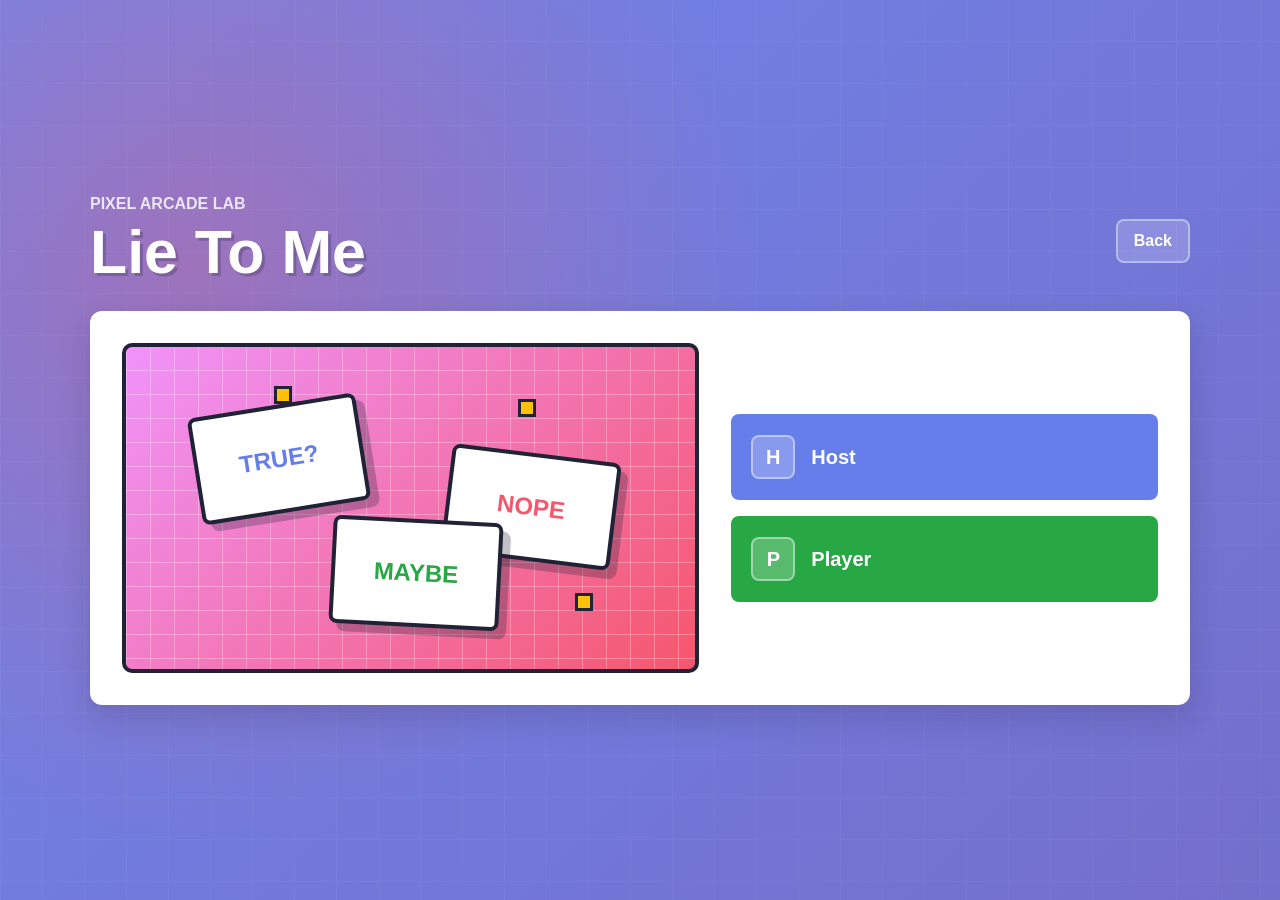
<file: games/lietome/index.html>
<!DOCTYPE html>
<html lang="en">
<head>
    <meta charset="UTF-8">
    <meta name="viewport" content="width=device-width, initial-scale=1.0">
    <title>Lie To Me</title>
    <link rel="stylesheet" href="styles.css">
</head>
<body class="home-page">
    <main class="home-shell">
        <header class="top-bar">
            <div>
                <p class="eyebrow">Pixel Arcade Lab</p>
                <h1>Lie To Me</h1>
            </div>
            <button class="ghost-button" onclick="goBack()">Back</button>
        </header>

        <section class="hero-panel">
            <div class="pixel-stage" aria-hidden="true">
                <div class="truth-card card-a">TRUE?</div>
                <div class="truth-card card-b">NOPE</div>
                <div class="truth-card card-c">MAYBE</div>
                <div class="spark spark-one"></div>
                <div class="spark spark-two"></div>
                <div class="spark spark-three"></div>
            </div>
            <div class="role-grid">
                <a href="host.html" class="role-button host-role">
                    <span class="role-icon">H</span>
                    <span>Host</span>
                </a>
                <a href="player.html" class="role-button player-role">
                    <span class="role-icon">P</span>
                    <span>Player</span>
                </a>
            </div>
        </section>
    </main>

    <script>
        function goBack() {
            window.location.href = '../../index.html';
        }
    </script>
</body>
</html>
</file>
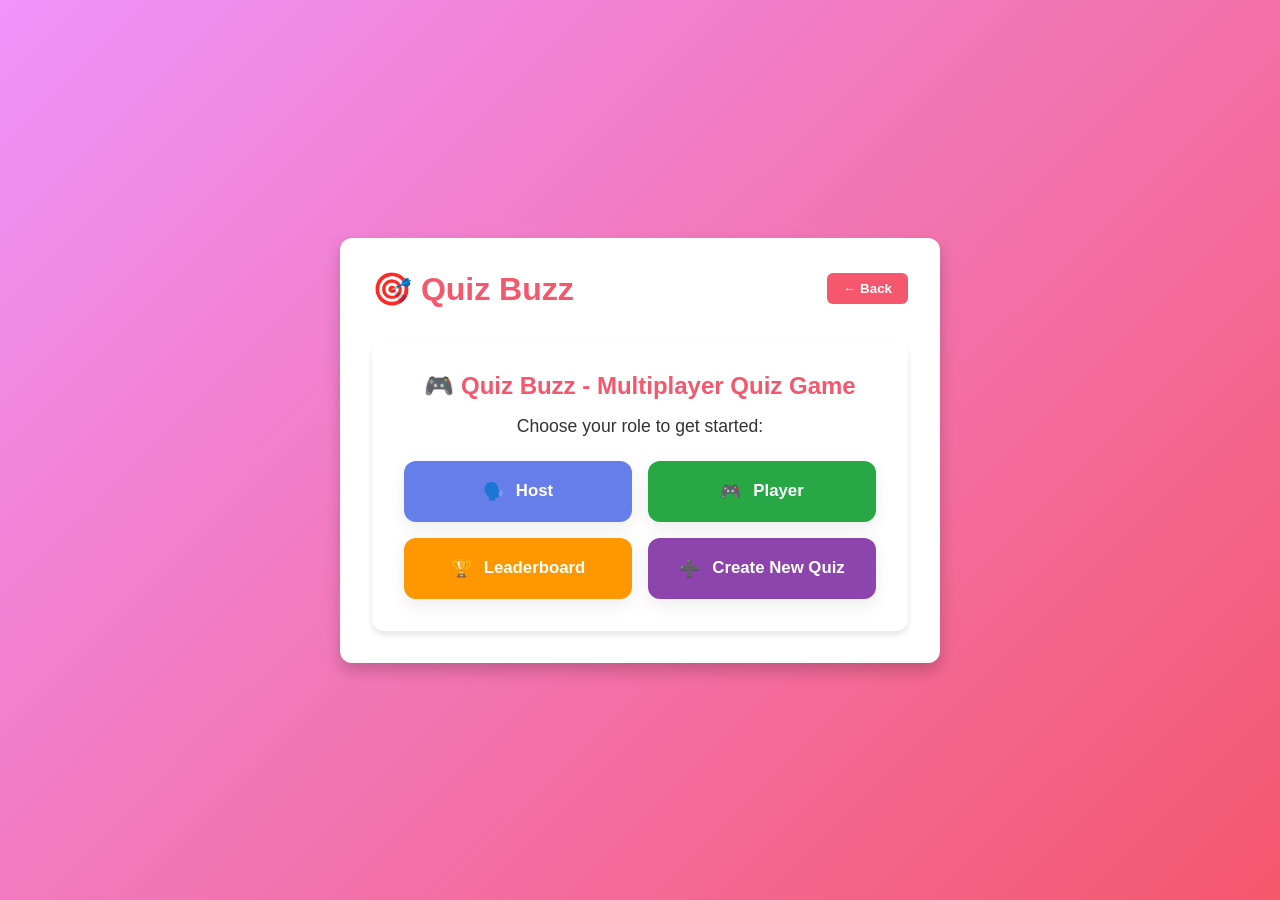
<file: games/quizbuzz/index.html>
<!DOCTYPE html>
<html lang="en">
<head>
    <meta charset="UTF-8">
    <meta name="viewport" content="width=device-width, initial-scale=1.0">
    <title>Quiz Buzz</title>
    <style>
        * {
            margin: 0;
            padding: 0;
            box-sizing: border-box;
        }
        body {
            font-family: Arial, sans-serif;
            background: linear-gradient(135deg, #f093fb 0%, #f5576c 100%);
            min-height: 100vh;
            display: flex;
            justify-content: center;
            align-items: center;
        }
        .container {
            background: white;
            padding: 2rem;
            border-radius: 12px;
            box-shadow: 0 8px 16px rgba(0, 0, 0, 0.2);
            max-width: 600px;
            width: 90%;
        }
        .header {
            display: flex;
            justify-content: space-between;
            align-items: center;
            margin-bottom: 2rem;
        }
        h1 {
            color: #f5576c;
            font-size: 2rem;
        }
        .back-button {
            background: #f5576c;
            color: white;
            border: none;
            padding: 0.5rem 1rem;
            border-radius: 6px;
            cursor: pointer;
            font-weight: bold;
            transition: all 0.3s ease;
        }
        .back-button:hover {
            opacity: 0.9;
        }
        .content {
            text-align: center;
            color: #333;
        }
        .role-grid {
            display: grid;
            grid-template-columns: repeat(auto-fit, minmax(180px, 1fr));
            gap: 1rem;
            align-items: stretch;
        }
        .role-button {
            color: white;
            padding: 1.25rem;
            border-radius: 12px;
            text-decoration: none;
            font-weight: bold;
            text-align: center;
            display: flex;
            align-items: center;
            justify-content: center;
            gap: 0.75rem;
            font-size: 1.05rem;
            box-shadow: 0 6px 18px rgba(0,0,0,0.08);
            transition: transform 0.18s ease, box-shadow 0.18s ease;
        }
        .role-button:hover { transform: translateY(-4px); box-shadow: 0 12px 28px rgba(0,0,0,0.12); }
        .role-host { background: #667eea; }
        .role-player { background: #28a745; }
        .role-leader { background: #ff9800; }
        .role-create { background: #8e44ad; }
        p {
            margin-bottom: 1rem;
            font-size: 1.1rem;
        }
    </style>
</head>
<body>
    <div class="container">
        <div class="header">
            <h1>🎯 Quiz Buzz</h1>
            <button class="back-button" onclick="goBack()">← Back</button>
        </div>
        <div class="content" style="display: grid; gap: 2rem;">
            <div style="background: white; padding: 2rem; border-radius: 12px; box-shadow: 0 4px 6px rgba(0, 0, 0, 0.1);">
                <h2 style="color: #f5576c; margin-bottom: 1rem;">🎮 Quiz Buzz - Multiplayer Quiz Game</h2>
                <p style="margin-bottom: 1.5rem;">Choose your role to get started:</p>
                <div class="role-grid">
                    <a href="host.html" class="role-button role-host">
                        <span>🗣️</span><span>Host</span>
                    </a>
                    <a href="player.html" class="role-button role-player">
                        <span>🎮</span><span>Player</span>
                    </a>
                    <a href="leaderboard.html" class="role-button role-leader">
                        <span>🏆</span><span>Leaderboard</span>
                    </a>
                    <a href="create-quiz.html" class="role-button role-create">
                        <span>➕</span><span>Create New Quiz</span>
                    </a>
                </div>
            </div>
        </div>
    </div>

    <script>
        function goBack() {
            window.location.href = '../../index.html';
        }
    </script>
</body>
</html>
</file>
<file: games/lietome/styles.css>
* {
    box-sizing: border-box;
    margin: 0;
    padding: 0;
}

:root {
    --ink: #202235;
    --muted: #62677c;
    --paper: #ffffff;
    --panel: #f7f8ff;
    --line: #e2e6f4;
    --violet: #667eea;
    --plum: #764ba2;
    --pink: #f5576c;
    --green: #28a745;
    --yellow: #ffc107;
    --cyan: #17a2b8;
    --shadow: 0 12px 30px rgba(32, 34, 53, 0.18);
}

body {
    min-height: 100vh;
    font-family: "Segoe UI", Tahoma, Geneva, Verdana, sans-serif;
    color: var(--ink);
    background:
        radial-gradient(circle at 10% 20%, rgba(245, 87, 108, 0.34), transparent 28%),
        radial-gradient(circle at 88% 72%, rgba(23, 162, 184, 0.28), transparent 30%),
        linear-gradient(135deg, rgba(102, 126, 234, 0.94), rgba(118, 75, 162, 0.96)),
        repeating-linear-gradient(0deg, transparent 0 11px, rgba(255,255,255,0.08) 11px 12px);
    background-size: 150% 150%, 160% 160%, 220% 220%, auto;
    animation: lieToMeSweep 22s ease-in-out infinite alternate;
    padding: 1rem;
}

body::before {
    content: "";
    position: fixed;
    inset: 0;
    pointer-events: none;
    background:
        linear-gradient(90deg, rgba(255,255,255,0.055) 1px, transparent 1px),
        linear-gradient(0deg, rgba(255,255,255,0.055) 1px, transparent 1px);
    background-size: 42px 42px;
    opacity: 0.72;
    animation: lieToMeGrid 34s linear infinite;
}

@keyframes lieToMeSweep {
    0% { background-position: 0% 20%, 100% 85%, 0% 50%, 0 0; }
    100% { background-position: 75% 42%, 18% 35%, 100% 50%, 0 0; }
}

@keyframes lieToMeGrid {
    from { transform: translate3d(0, 0, 0); }
    to { transform: translate3d(42px, 42px, 0); }
}

@media (prefers-reduced-motion: reduce) {
    body,
    body::before {
        animation: none;
    }
}

button,
input,
textarea {
    font: inherit;
}

button,
.role-button {
    border: 0;
    border-radius: 8px;
    cursor: pointer;
    font-weight: 800;
    transition: transform 0.18s ease, box-shadow 0.18s ease, background 0.18s ease;
}

button:hover,
.role-button:hover {
    transform: translateY(-2px);
    box-shadow: 0 8px 20px rgba(32, 34, 53, 0.2);
}

button:disabled {
    cursor: not-allowed;
    opacity: 0.55;
    transform: none;
    box-shadow: none;
}

.home-page {
    display: flex;
    align-items: center;
    justify-content: center;
}

.home-shell,
.game-shell {
    position: relative;
    z-index: 1;
    width: min(1100px, 100%);
    margin: 0 auto;
}

.top-bar {
    display: flex;
    justify-content: space-between;
    align-items: center;
    gap: 1rem;
    margin-bottom: 1.5rem;
    color: white;
}

.top-bar h1 {
    font-size: clamp(2rem, 5vw, 3.8rem);
    text-shadow: 3px 3px 0 rgba(32, 34, 53, 0.25);
    letter-spacing: 0;
}

.eyebrow {
    text-transform: uppercase;
    font-weight: 800;
    letter-spacing: 0;
    opacity: 0.82;
    margin-bottom: 0.25rem;
}

.ghost-button {
    width: auto;
    color: white;
    background: rgba(255, 255, 255, 0.18);
    border: 2px solid rgba(255, 255, 255, 0.38);
    padding: 0.7rem 1rem;
}

.panel .ghost-button {
    color: var(--ink);
    background: #eef1ff;
    border-color: var(--line);
}

.hero-panel,
.panel {
    background: var(--paper);
    border-radius: 12px;
    box-shadow: var(--shadow);
    padding: clamp(1rem, 3vw, 2rem);
}

.hero-panel {
    display: grid;
    grid-template-columns: 1.15fr 0.85fr;
    gap: 2rem;
    align-items: center;
}

.pixel-stage {
    position: relative;
    min-height: 330px;
    overflow: hidden;
    border-radius: 10px;
    background:
        linear-gradient(90deg, rgba(255,255,255,0.28) 1px, transparent 1px),
        linear-gradient(0deg, rgba(255,255,255,0.28) 1px, transparent 1px),
        linear-gradient(135deg, #f093fb, #f5576c);
    background-size: 24px 24px, 24px 24px, auto;
    border: 4px solid #202235;
    animation: stageGlow 12s ease-in-out infinite alternate;
}

@keyframes stageGlow {
    from { filter: saturate(1); }
    to { filter: saturate(1.14) brightness(1.03); }
}

.truth-card {
    position: absolute;
    display: grid;
    place-items: center;
    width: 170px;
    height: 108px;
    border: 4px solid #202235;
    border-radius: 8px;
    background: white;
    box-shadow: 8px 8px 0 rgba(32, 34, 53, 0.28);
    font-weight: 900;
    font-size: 1.5rem;
}

.card-a {
    left: 12%;
    top: 18%;
    transform: rotate(-9deg);
    color: var(--violet);
}

.card-b {
    right: 14%;
    top: 33%;
    transform: rotate(7deg);
    color: var(--pink);
}

.card-c {
    left: 36%;
    bottom: 13%;
    transform: rotate(3deg);
    color: var(--green);
}

.spark {
    position: absolute;
    width: 18px;
    height: 18px;
    background: var(--yellow);
    border: 3px solid var(--ink);
}

.spark-one { left: 26%; top: 12%; }
.spark-two { right: 28%; top: 16%; }
.spark-three { right: 18%; bottom: 18%; }

.role-grid {
    display: grid;
    gap: 1rem;
}

.role-button {
    display: flex;
    align-items: center;
    gap: 1rem;
    min-height: 86px;
    padding: 1.25rem;
    color: white;
    text-decoration: none;
    font-size: 1.25rem;
}

.host-role { background: var(--violet); }
.player-role { background: var(--green); }

.role-icon {
    display: grid;
    place-items: center;
    width: 44px;
    height: 44px;
    border-radius: 8px;
    background: rgba(255, 255, 255, 0.22);
    border: 2px solid rgba(255, 255, 255, 0.42);
}

.game-shell {
    padding: 1rem 0 2rem;
}

.grid {
    display: grid;
    gap: 1rem;
}

.two-column {
    display: grid;
    grid-template-columns: minmax(0, 0.8fr) minmax(0, 1.2fr);
    gap: 1rem;
    align-items: start;
}

.panel h2,
.panel h3 {
    margin-bottom: 1rem;
}

.field {
    display: grid;
    gap: 0.45rem;
    margin-bottom: 1rem;
}

.field label {
    font-weight: 800;
}

.field input,
.field textarea {
    width: 100%;
    border: 2px solid var(--violet);
    border-radius: 8px;
    padding: 0.8rem;
    color: var(--ink);
    background: white;
}

.field textarea {
    min-height: 132px;
    resize: vertical;
}

.primary-button,
.success-button,
.danger-button,
.info-button,
.warning-button {
    width: 100%;
    padding: 0.85rem 1rem;
    color: white;
    background: var(--violet);
}

.success-button { background: var(--green); }
.danger-button { background: #dc3545; }
.info-button { background: var(--cyan); }
.warning-button { background: var(--yellow); color: #202235; }

.room-banner {
    display: none;
    background: var(--violet);
    color: white;
}

.room-code {
    font-family: Consolas, Monaco, monospace;
    font-size: clamp(1.5rem, 5vw, 2.4rem);
    font-weight: 900;
    margin: 0.35rem 0;
    word-break: break-word;
}

.player-list,
.answer-grid,
.score-list {
    display: grid;
    gap: 0.75rem;
}

.player-row,
.score-row,
.answer-card {
    background: var(--panel);
    border: 2px solid var(--line);
    border-radius: 8px;
    padding: 1rem;
}

.player-row {
    display: flex;
    justify-content: space-between;
    gap: 1rem;
    align-items: center;
}

.status-dot {
    display: inline-block;
    width: 12px;
    height: 12px;
    border-radius: 50%;
    margin-right: 0.5rem;
    background: var(--yellow);
}

.status-dot.done {
    background: var(--green);
}

.muted {
    color: var(--muted);
}

.live-section,
.waiting-section,
.results-section {
    display: none;
}

.question-card {
    display: grid;
    gap: 1rem;
}

.question-count {
    color: var(--muted);
    font-weight: 800;
}

.question-text {
    font-size: clamp(1.35rem, 3vw, 2rem);
    font-weight: 900;
    line-height: 1.2;
}

.answer-card {
    position: relative;
    display: grid;
    gap: 0.75rem;
    min-height: 112px;
}

.answer-card.correct {
    border-color: var(--green);
    background: #e9f8ee;
}

.answer-card.selected {
    border-color: var(--violet);
    background: #eef1ff;
}

.answer-card button {
    width: 100%;
    padding: 0.75rem;
    color: white;
    background: var(--violet);
}

.answer-text {
    font-weight: 800;
    line-height: 1.35;
}

.answer-meta,
.vote-pile {
    color: var(--muted);
    font-size: 0.95rem;
}

.vote-pile {
    display: flex;
    flex-wrap: wrap;
    gap: 0.5rem;
}

.chip {
    display: inline-flex;
    align-items: center;
    min-height: 30px;
    border-radius: 999px;
    padding: 0.35rem 0.7rem;
    background: white;
    border: 1px solid var(--line);
    font-weight: 800;
    color: var(--ink);
}

.progress-bar {
    width: 100%;
    height: 9px;
    background: #dde2f3;
    border-radius: 999px;
    overflow: hidden;
}

.progress-fill {
    height: 100%;
    background: var(--pink);
    width: 0;
    transition: width 0.25s ease;
}

    .support-popup {
        position: fixed;
        inset: 0;
        display: none;
        place-items: center;
        background: rgba(16, 18, 48, 0.75);
        padding: 1.5rem;
        z-index: 999;
    }

    .support-popup.visible {
        display: grid;
    }

    .support-popup-card {
        width: min(520px, 100%);
        background: radial-gradient(circle at top left, #ffe4be, #ffd18f 40%, #ff8fa1 100%);
        border-radius: 28px;
        padding: 2rem;
        box-shadow: 0 24px 60px rgba(0, 0, 0, 0.22);
        text-align: center;
        color: #1d1535;
        border: 1px solid rgba(255,255,255,0.85);
        animation: popupBounce 0.5s ease;
    }

    .support-popup-card h3 {
        margin-bottom: 0.75rem;
        font-size: clamp(1.5rem, 2.3vw, 1.8rem);
    }

    .support-popup-card p {
        margin-bottom: 1.35rem;
        line-height: 1.6;
        color: #312949;
    }

    .support-popup-actions {
        display: grid;
        gap: 0.85rem;
    }

    .support-popup-button,
    .support-popup-dismiss {
        width: 100%;
        border: none;
        border-radius: 999px;
        padding: 0.95rem 1rem;
        font-weight: 800;
        cursor: pointer;
        transition: transform 0.2s ease, box-shadow 0.2s ease;
    }

    .support-popup-button {
        background: #2d1a4a;
        color: white;
        box-shadow: 0 14px 30px rgba(0, 0, 0, 0.22);
    }

    .support-popup-button:hover {
        transform: translateY(-2px);
        box-shadow: 0 18px 36px rgba(0, 0, 0, 0.28);
    }

    .support-popup-dismiss {
        background: rgba(255, 255, 255, 0.95);
        color: #2d1a4a;
    }

    .support-popup-dismiss:hover {
        transform: translateY(-2px);
    }

    @keyframes popupBounce {
        from { transform: translateY(16px) scale(0.98); opacity: 0; }
        to { transform: translateY(0) scale(1); opacity: 1; }
    }

.host-status.all-submitted {
    border-color: var(--green);
    background: #e9f8ee;
    color: #155724;
}

.score-row {
    display: flex;
    justify-content: space-between;
    align-items: center;
    font-weight: 800;
}

@media (max-width: 820px) {
    .hero-panel,
    .two-column {
        grid-template-columns: 1fr;
    }

    .pixel-stage {
        min-height: 260px;
    }

    .button-row {
        grid-template-columns: 1fr;
    }

    .top-bar {
        align-items: flex-start;
    }
}

@media (max-width: 520px) {
    body {
        padding: 0.75rem;
    }

    .hero-panel,
    .panel {
        padding: 1rem;
    }

    .truth-card {
        width: 130px;
        height: 86px;
        font-size: 1.1rem;
    }

    .player-row,
    .score-row {
        align-items: flex-start;
        flex-direction: column;
    }
}
</file>
